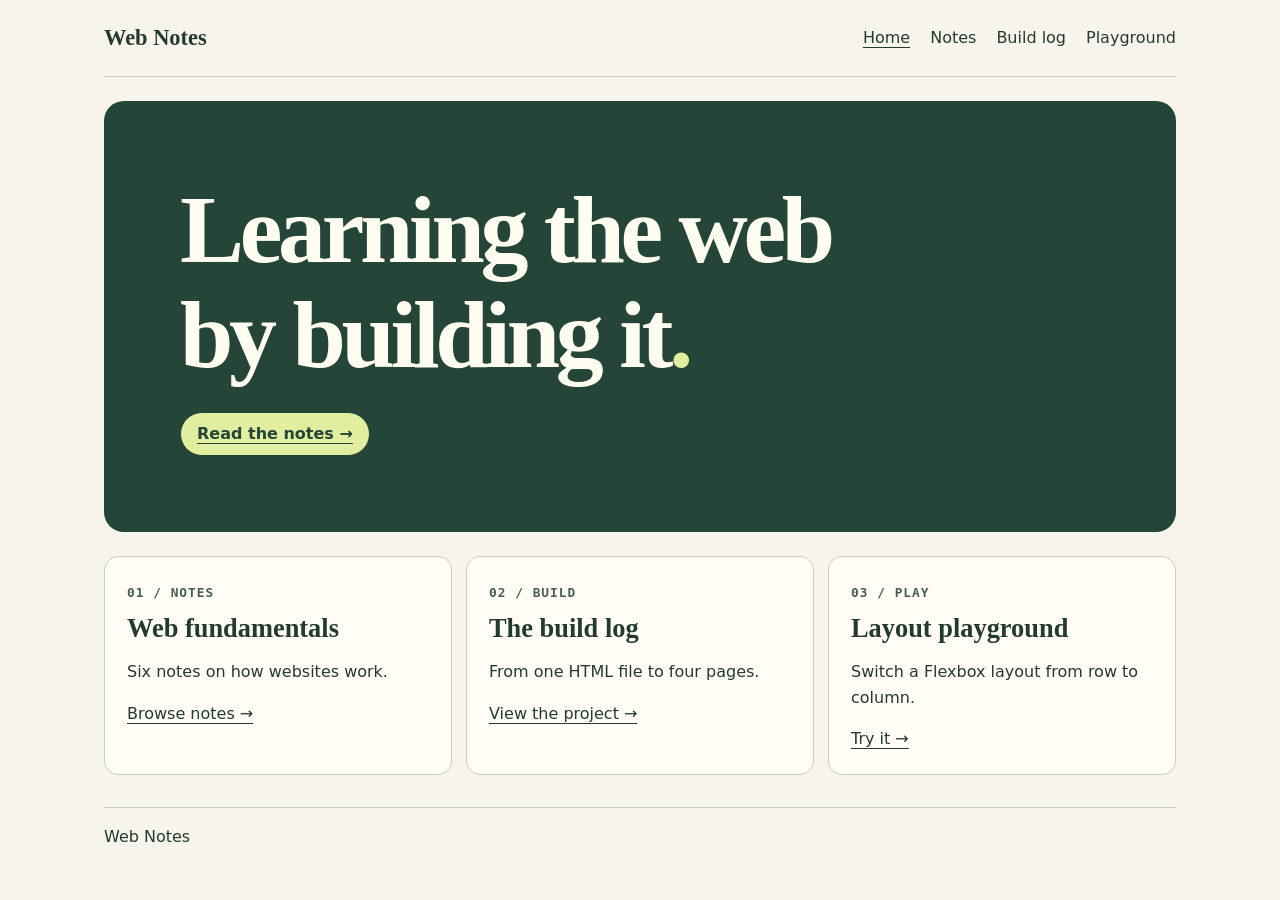
<file: index.html>
<!doctype html>
<html lang="en">
<head>
  <meta charset="utf-8">
  <meta name="viewport" content="width=device-width, initial-scale=1">
  <title>Home | Web Notes</title>
  <link rel="stylesheet" href="style.css">
  <link rel="icon" type="image/svg+xml" href="favicon.svg">
</head>
<body>
  <nav class="site-nav" aria-label="Main navigation">
    <a class="brand" href="index.html">Web Notes</a>
    <div><a href="index.html" aria-current="page">Home</a> <a href="lessons.html">Notes</a> <a href="projects.html">Build log</a> <a href="playground.html">Playground</a></div>
  </nav>
  <header class="cover">
    <h1>Learning the web<br>by building it<span>.</span></h1>
    <a class="button" href="lessons.html">Read the notes →</a>
  </header>
  <main class="cards" aria-label="Explore the site">
    <section><small>01 / NOTES</small><h2>Web fundamentals</h2><p>Six notes on how websites work.</p><a href="lessons.html">Browse notes →</a></section>
    <section><small>02 / BUILD</small><h2>The build log</h2><p>From one HTML file to four pages.</p><a href="projects.html">View the project →</a></section>
    <section><small>03 / PLAY</small><h2>Layout playground</h2><p>Switch a Flexbox layout from row to column.</p><a href="playground.html">Try it →</a></section>
  </main>
  <footer>Web Notes</footer>
</body>
</html>
</file>
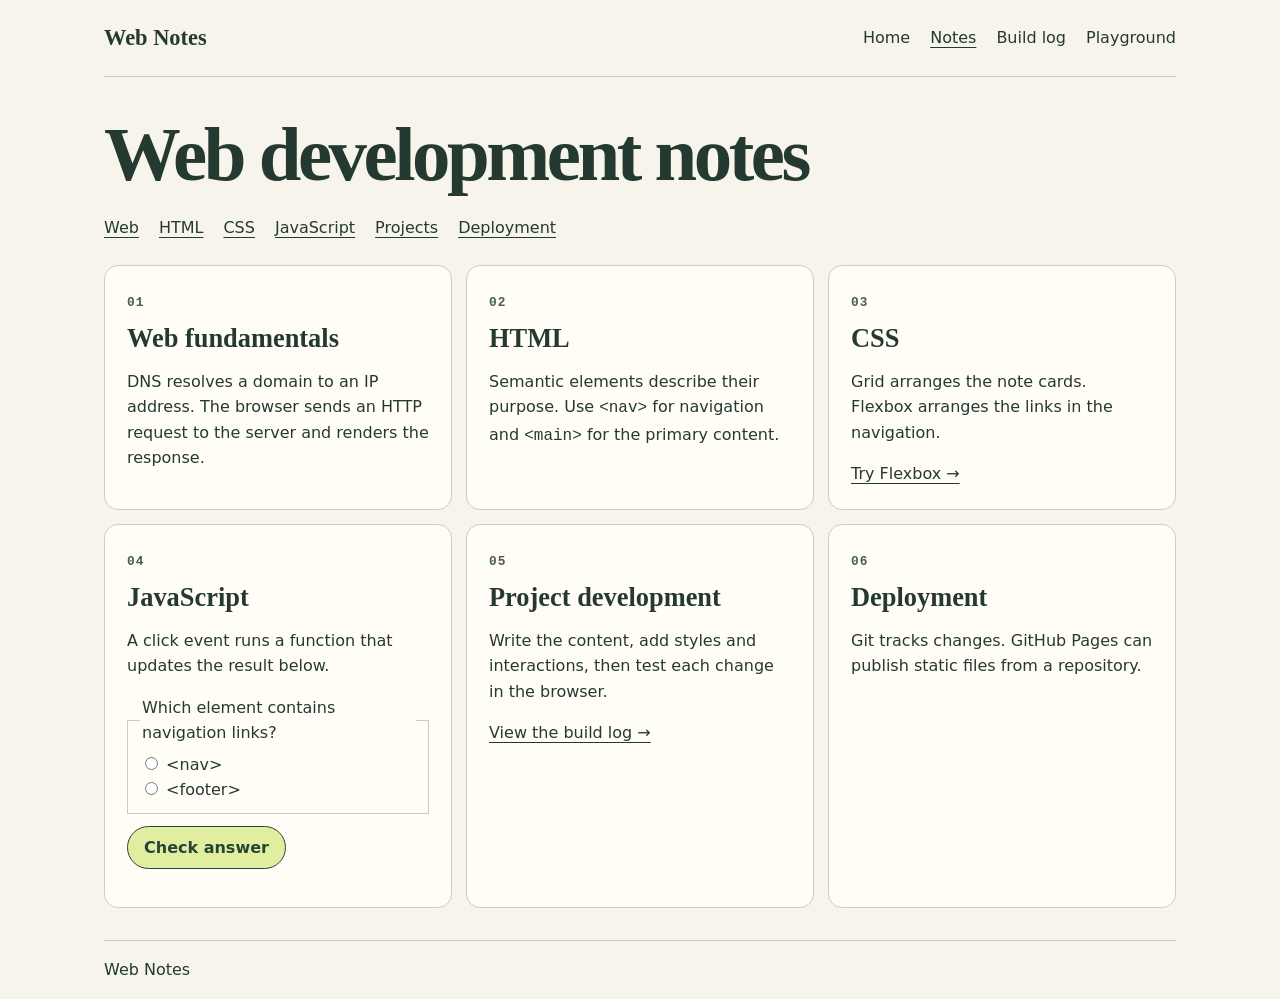
<file: lessons.html>
<!doctype html>
<html lang="en">
<head>
  <meta charset="utf-8">
  <meta name="viewport" content="width=device-width, initial-scale=1">
  <title>Notes | Web Notes</title>
  <link rel="stylesheet" href="style.css">
  <link rel="icon" type="image/svg+xml" href="favicon.svg">
</head>
<body>
  <nav class="site-nav" aria-label="Main navigation">
    <a class="brand" href="index.html">Web Notes</a>
    <div><a href="index.html">Home</a> <a href="lessons.html" aria-current="page">Notes</a> <a href="projects.html">Build log</a> <a href="playground.html">Playground</a></div>
  </nav>
  <header><h1>Web development notes</h1>
    <nav class="topics" aria-label="Topics"><a href="#web">Web</a><a href="#html">HTML</a><a href="#css">CSS</a><a href="#javascript">JavaScript</a><a href="#project">Projects</a><a href="#deployment">Deployment</a></nav>
  </header>
  <main class="cards">
    <section id="web"><small>01</small><h2>Web fundamentals</h2><p>DNS resolves a domain to an IP address. The browser sends an HTTP request to the server and renders the response.</p></section>
    <section id="html"><small>02</small><h2>HTML</h2><p>Semantic elements describe their purpose. Use <code>&lt;nav&gt;</code> for navigation and <code>&lt;main&gt;</code> for the primary content.</p></section>
    <section id="css"><small>03</small><h2>CSS</h2><p>Grid arranges the note cards. Flexbox arranges the links in the navigation.</p><a href="playground.html">Try Flexbox →</a></section>
    <section id="javascript"><small>04</small><h2>JavaScript</h2><p>A click event runs a function that updates the result below.</p>
      <fieldset>
        <legend>Which element contains navigation links?</legend>
        <label><input type="radio" name="quiz" value="nav"> &lt;nav&gt;</label>
        <label><input type="radio" name="quiz" value="footer"> &lt;footer&gt;</label>
      </fieldset>
      <button id="check-answer" type="button">Check answer</button>
      <p id="quiz-result" role="status"></p>
    </section>
    <section id="project"><small>05</small><h2>Project development</h2><p>Write the content, add styles and interactions, then test each change in the browser.</p><a href="projects.html">View the build log →</a></section>
    <section id="deployment"><small>06</small><h2>Deployment</h2><p>Git tracks changes. GitHub Pages can publish static files from a repository.</p></section>
  </main>
  <footer>Web Notes</footer>
  <script src="quiz.js"></script>
</body>
</html>
</file>
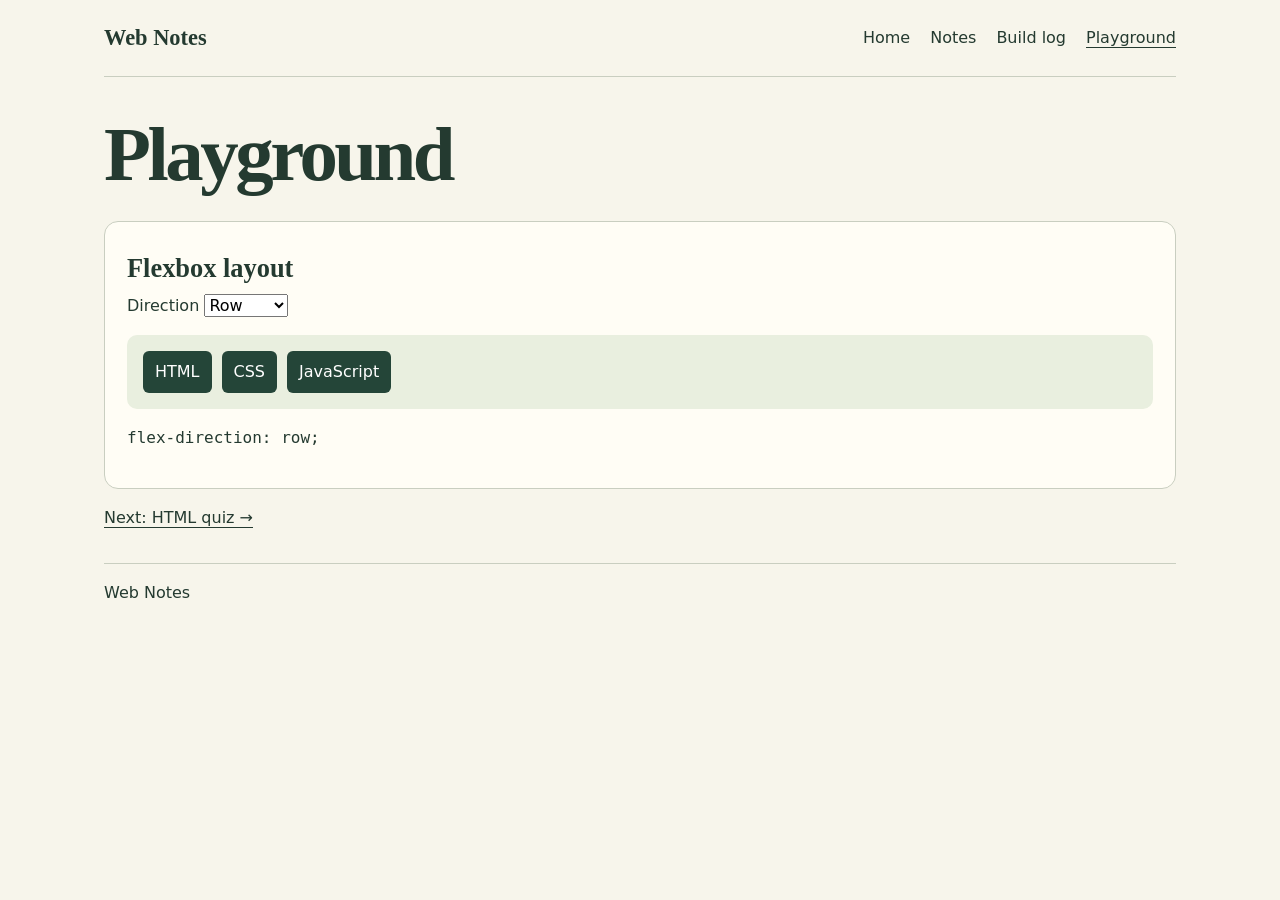
<file: playground.html>
<!doctype html>
<html lang="en">
<head>
  <meta charset="utf-8">
  <meta name="viewport" content="width=device-width, initial-scale=1">
  <title>Playground | Web Notes</title>
  <link rel="stylesheet" href="style.css">
  <link rel="icon" type="image/svg+xml" href="favicon.svg">
</head>
<body>
  <nav class="site-nav" aria-label="Main navigation">
    <a class="brand" href="index.html">Web Notes</a>
    <div><a href="index.html">Home</a> <a href="lessons.html">Notes</a> <a href="projects.html">Build log</a> <a href="playground.html" aria-current="page">Playground</a></div>
  </nav>
  <header><h1>Playground</h1></header>
  <main>
    <section>
      <h2>Flexbox layout</h2>
      <label for="direction">Direction</label>
      <select id="direction"><option value="row">Row</option><option value="column">Column</option></select>
      <div id="layout-demo"><span>HTML</span><span>CSS</span><span>JavaScript</span></div>
      <pre><code id="layout-code" role="status">flex-direction: row;</code></pre>
    </section>
    <p><a href="lessons.html#javascript">Next: HTML quiz →</a></p>
  </main>
  <footer>Web Notes</footer>
  <script src="playground.js"></script>
</body>
</html>
</file>
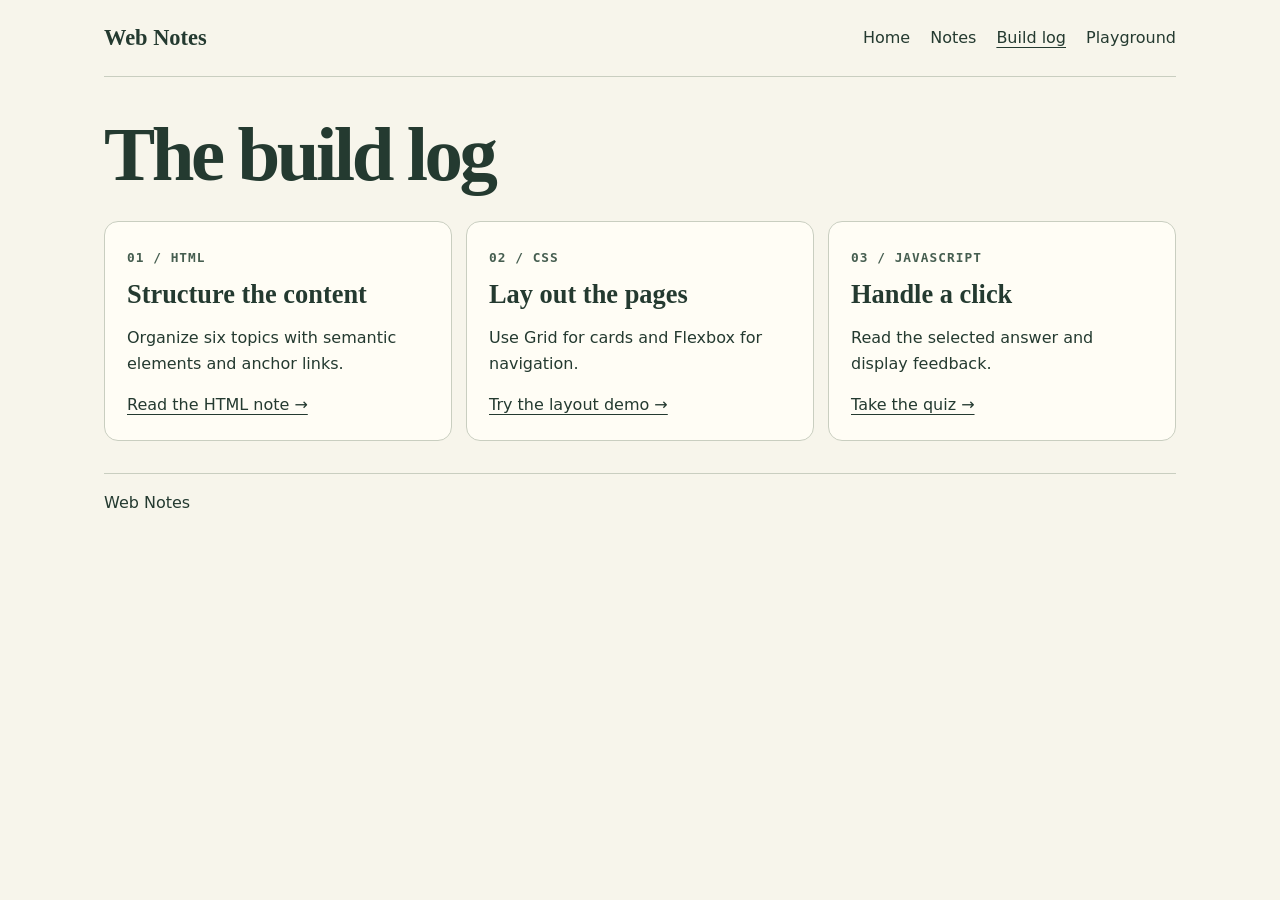
<file: projects.html>
<!doctype html>
<html lang="en">
<head>
  <meta charset="utf-8">
  <meta name="viewport" content="width=device-width, initial-scale=1">
  <title>Build log | Web Notes</title>
  <link rel="stylesheet" href="style.css">
  <link rel="icon" type="image/svg+xml" href="favicon.svg">
</head>
<body>
  <nav class="site-nav" aria-label="Main navigation">
    <a class="brand" href="index.html">Web Notes</a>
    <div><a href="index.html">Home</a> <a href="lessons.html">Notes</a> <a href="projects.html" aria-current="page">Build log</a> <a href="playground.html">Playground</a></div>
  </nav>
  <header><h1>The build log</h1></header>
  <main class="cards">
    <section><small>01 / HTML</small><h2>Structure the content</h2><p>Organize six topics with semantic elements and anchor links.</p><a href="lessons.html#html">Read the HTML note →</a></section>
    <section><small>02 / CSS</small><h2>Lay out the pages</h2><p>Use Grid for cards and Flexbox for navigation.</p><a href="playground.html">Try the layout demo →</a></section>
    <section><small>03 / JAVASCRIPT</small><h2>Handle a click</h2><p>Read the selected answer and display feedback.</p><a href="lessons.html#javascript">Take the quiz →</a></section>
  </main>
  <footer>Web Notes</footer>
</body>
</html>
</file>
<file: style.css>
:root {
  color-scheme: light;
  --ink: #243a30;
  --paper: #f7f5eb;
  --line: #c9cec0;
  --green: #244538;
  --lime: #e1eea0;
}

* { box-sizing: border-box; }

body {
  max-width: 1120px;
  margin: auto;
  padding: 0 24px;
  background: var(--paper);
  color: var(--ink);
  font: 1rem/1.6 system-ui, sans-serif;
}

a { color: inherit; text-underline-offset: 4px; }
a:hover { text-decoration-thickness: 2px; }
:focus-visible { outline: 2px solid currentColor; outline-offset: 4px; }

.site-nav, .site-nav div, .topics {
  display: flex;
  flex-wrap: wrap;
  align-items: center;
  gap: 12px 20px;
}

.site-nav {
  justify-content: space-between;
  padding: 20px 0;
  border-bottom: 1px solid var(--line);
}

.brand { font-family: Georgia, serif; font-size: 1.4rem; font-weight: bold; }
.site-nav a:not([aria-current]) { text-decoration: none; }

header {
  padding: 36px 0 24px;
}

h1, h2 { font-family: Georgia, serif; line-height: 1.1; }
h1 { margin: 0; font-size: clamp(2.3rem, 6vw, 5rem); letter-spacing: -0.045em; }
h2 { margin: 10px 0; font-size: 1.65rem; }
.topics { margin-top: 18px; }

.cover {
  margin: 24px 0;
  padding: clamp(24px, 6vw, 76px);
  border-radius: 20px;
  background: var(--green);
  color: #fffdf1;
}

.cover h1 { font-size: clamp(2.4rem, 8vw, 6rem); }
.cover h1 span { color: var(--lime); }

.button, button {
  display: inline-block;
  padding: 8px 16px;
  border: 1px solid var(--green);
  border-radius: 999px;
  background: var(--lime);
  color: var(--green);
  font: inherit;
  font-weight: 650;
  cursor: pointer;
}

.cover .button { margin-top: 24px; }

.cards {
  display: grid;
  grid-template-columns: repeat(3, minmax(0, 1fr));
  gap: 14px;
}

section {
  min-width: 0;
  padding: 22px;
  border: 1px solid var(--line);
  border-radius: 14px;
  background: #fffdf5;
}

section:target { border-color: var(--green); background: #f0f4dd; }

small {
  color: #465e50;
  font: 700 0.8rem/1.4 monospace;
  letter-spacing: 0.08em;
}

fieldset { min-width: 0; margin: 0 0 12px; border: 1px solid var(--line); }
fieldset label { display: block; }
select { font: inherit; }

#layout-demo {
  display: flex;
  flex-wrap: wrap;
  gap: 10px;
  margin-top: 16px;
  padding: 16px;
  background: #e9efdf;
  border-radius: 10px;
}

#layout-demo span {
  padding: 8px 12px;
  border-radius: 6px;
  background: var(--green);
  color: white;
}

footer {
  margin-top: 32px;
  padding: 16px 0;
  border-top: 1px solid var(--line);
}

@media (max-width: 700px) {
  .cards { grid-template-columns: 1fr; }
}
</file>
